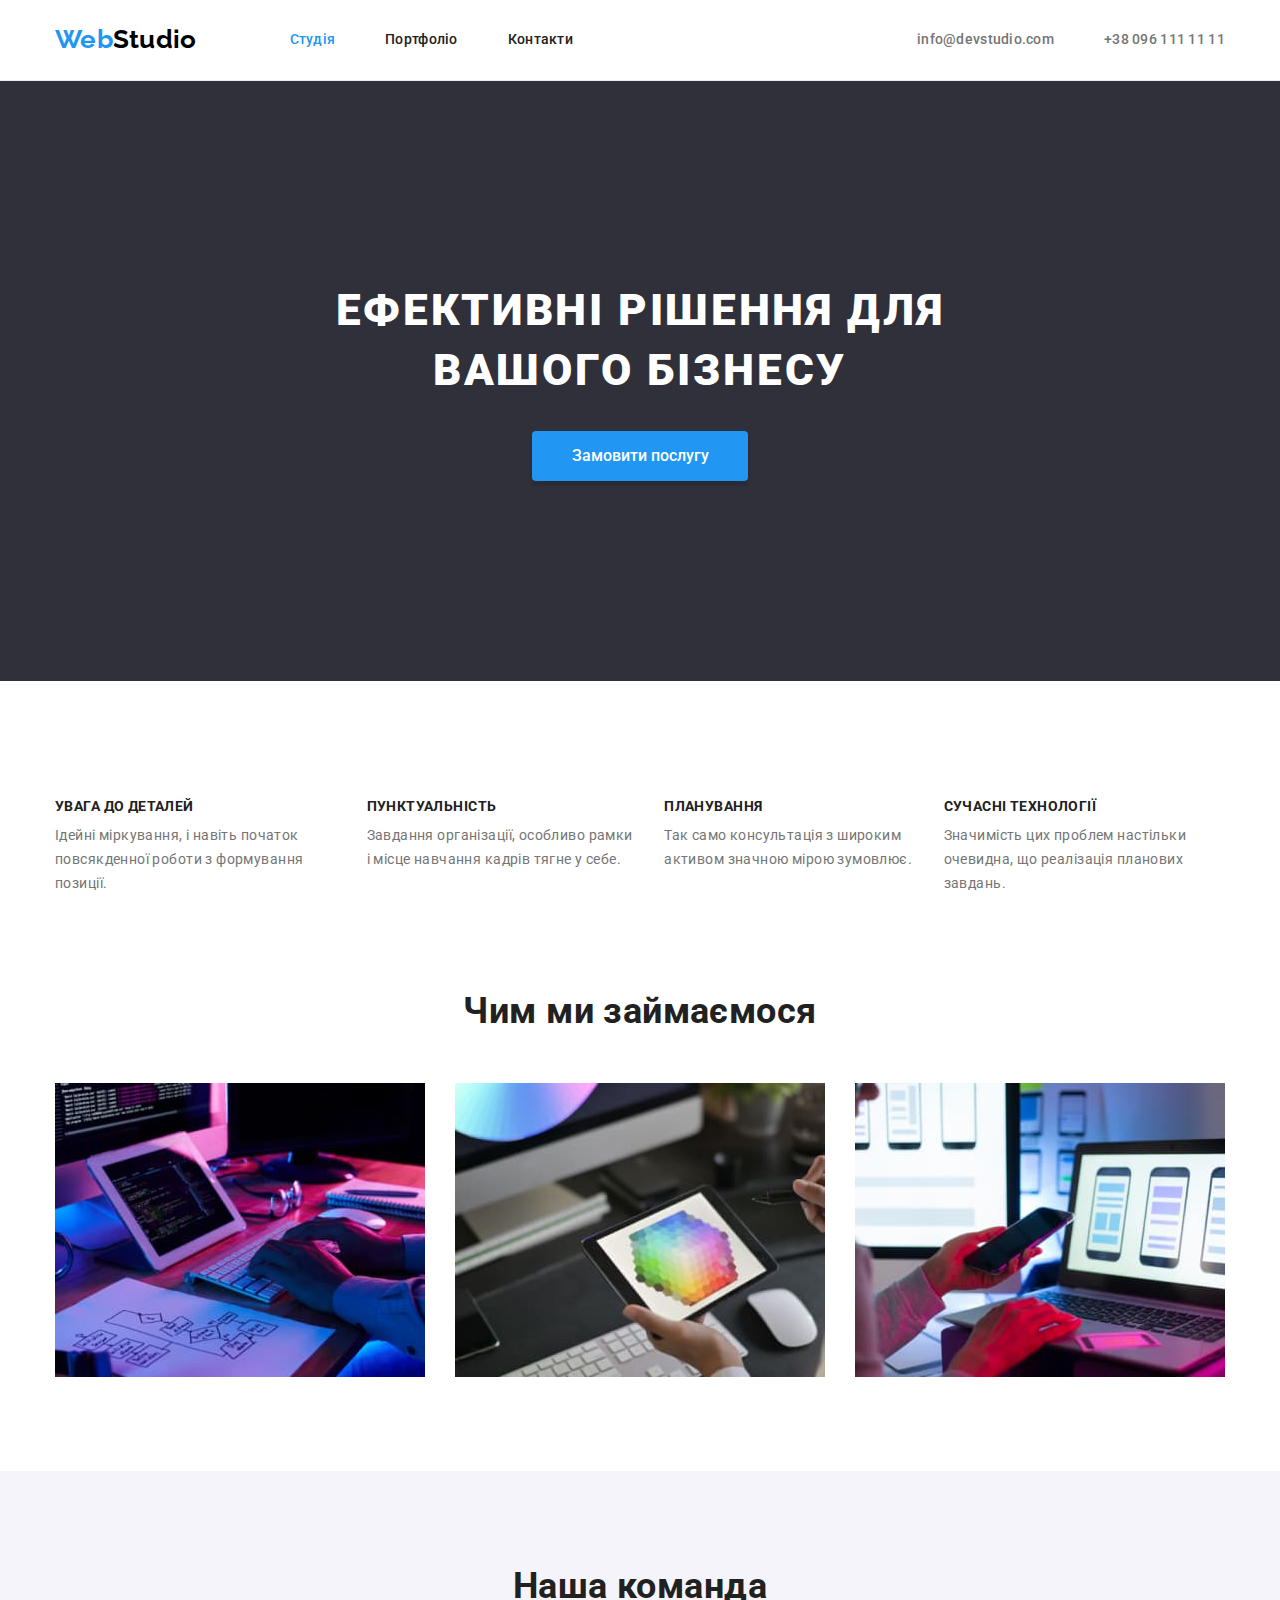
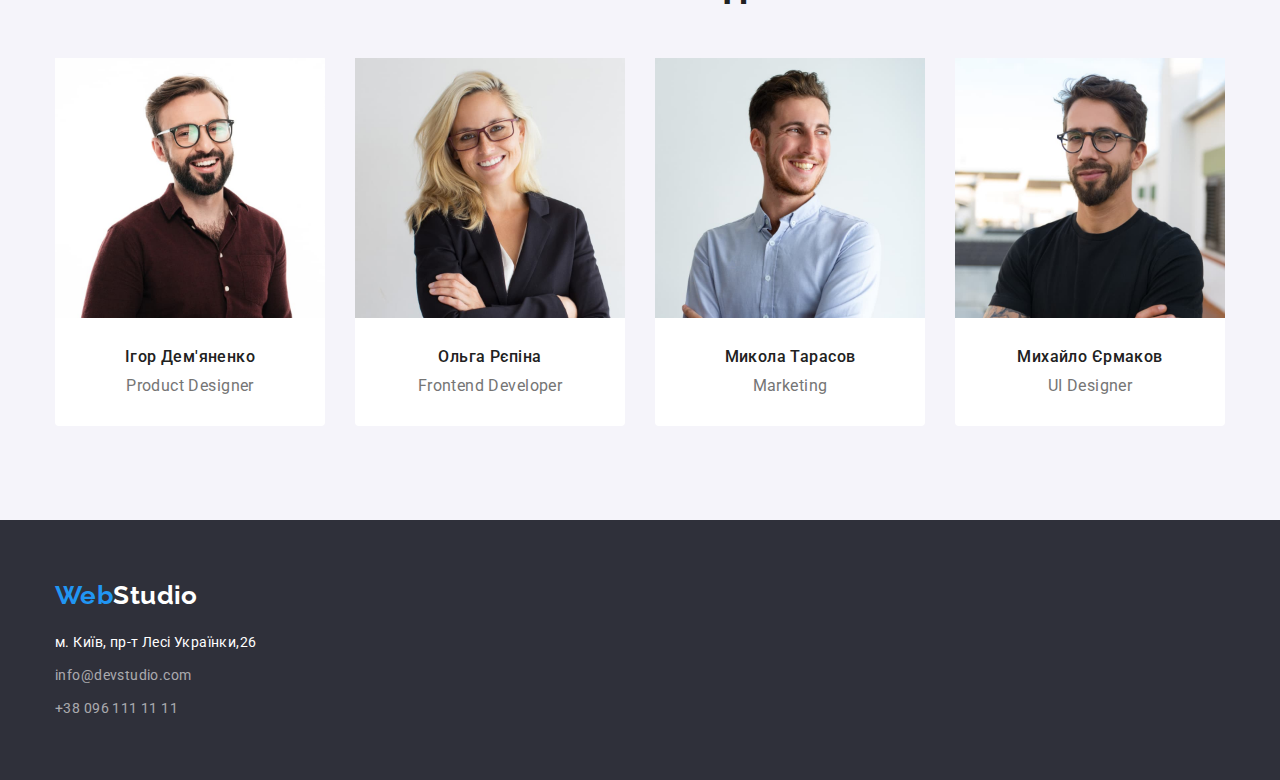
<file: index.html>
<!DOCTYPE html>
<html lang="uk">
  <head>
    <meta charset="UTF-8" />
    <meta http-equiv="X-UA-Compatible" content="IE=edge" />
    <meta name="viewport" content="width=device-width, initial-scale=1.0" />
    <title>Головна</title>
    <link href="https://fonts.googleapis.com/css2?family=Raleway:wght@700&family=Roboto:wght@400;500;700;900&display=swap"
     rel="stylesheet">
     <link rel="stylesheet" href="https://cdnjs.cloudflare.com/ajax/libs/modern-normalize/1.1.0/modern-normalize.min.css">
<link rel="stylesheet" href="./css/styles.css">
  </head>
  <body>
    <!-- header -->
    <header class="border">
      <div class="container link">
      <nav class="item-link">
        <a href="index.html" class="logo">Web<span class="logo-word">Studio</span></a>
        <ul class="header-text">
          <li class="item"><a class="link current" href="./index.html">Студія</a></li>
          <li class="item"><a class="link" href="./portfolio.html">Портфоліо</a></li>
          <li class="item"><a class="link" href="">Контакти</a></li>
        </ul>
      </nav>
        <ul class="link-info-list">
          <li class="item"><a class="link-info" href="mailto:info@devstudio.com">info@devstudio.com</a></li>
          <li class="item"><a class="link-info" href="tel:+380961111111">+38 096 111 11 11</a></li>
        </ul>
      </div>
      </header>
<!-- main -->
    <main>
      <section class="section-first">
        <div class="container">
        <h1 class="main-title">ЕФЕКТИВНІ РІШЕННЯ ДЛЯ ВАШОГО БІЗНЕСУ</h1>
        <button class="blue-button" type="button">Замовити послугу</button>
      </div>
      </section>
<section class="main-text">
  <div class="container">
  <h2 class="hide">Attention</h2>
      <ul class="main-text-styles">
        <li>
          <h3 class="detals-title">УВАГА ДО ДЕТАЛЕЙ</h3>
          <p class="detals-text">
            Ідейні міркування, і навіть початок повсякденної роботи з формування
            позиції.
          </p>
        </li>
        <li>
          <h3 class="detals-title">ПУНКТУАЛЬНІСТЬ</h3>
          <p class="detals-text">
            Завдання організації, особливо рамки і місце навчання кадрів тягне у
            себе.
          </p>
        </li>
        <li>
          <h3 class="detals-title">ПЛАНУВАННЯ</h3>
          <p class="detals-text">Так само консультація з широким активом значною мірою зумовлює.</p>
        </li>

        <li>
          <h3 class="detals-title">СУЧАСНІ ТЕХНОЛОГІЇ</h3>
          <p class="detals-text">
            Значимість цих проблем настільки очевидна, що реалізація планових
            завдань.
          </p>
        </li>
      </ul>
      </div>
   </section>
    <!-- work -->
    <section class="section-photo">
      <div class="container">
      <h2 class="work-team" >Чим ми займаємося</h2>
      <ul class="work-photo">
        <li><img src="./images/img.jpg" alt="технологія" width="370" /></li>
        <li><img src="./images/img1.jpg" alt="технологія" width="370" /></li>
        <li><img src="./images/img2.jpg" alt="технологія" width="370" /></li>
    </ul>
    </div>
    </section>
    <!-- team -->
    <section class="team">
      <div class="container">
      <h2 class="work-team">Наша команда</h2>
      <ul class="work-comand">
     <li class="work-content">   
      <img class="photo" src="./images/photo1.jpg" alt="Product Designer " width="270" />
      <div class="work-styles">
      <h3 class="name">Ігор Дем'яненко</h3>
        <p class="job">Product Designer</p></div></li>
        <li class="work-content">
      <img class="photo" src="./images/photo2.jpg" alt="Frontend Developer" width="270" />
      <div class="work-styles">
      <h3 class="name">Ольга Рєпіна</h3>
        <p class="job">Frontend Developer</p></div></li>
        <li class="work-content">
      <img class="photo" src="./images/photo3.jpg" alt="Marketing" width="270" />
      <div class="work-styles">
      <h3 class="name">Микола Тарасов</h3>
        <p class="job">Marketing</p></div></li>
        <li class="work-content">
      <img class="photo" src="./images/photo4.jpg" alt="Designer" width="270" />
       <div class="work-styles">
      <h3 class="name">Михайло Єрмаков</h3>
        <p class="job">UI Designer</p></div></li>
      </ul>
      </div>
         </section>
  </main>
    <!-- footer -->
    <footer class="footer">
      <div class="container">
       <a href="index.html" class="logo">Web<span class="logo-second">Studio</span></a>
      <address>
      <ul class="footer-styles" > 
       <li class="addres"><a class="addres-city" href=""> м. Київ, пр-т Лесі Українки,26</a></li>
       <li class="addres"><a class="addres-link" href="mailto:info@devstudio.com">info@devstudio.com</a></li>
       <li class="addres"><a class="addres-link" href="tel:+380961111111">+38 096 111 11 11</a></li>
      </ul>
    </address>
    </div>
    </footer>
  </body>
</html>
</file>
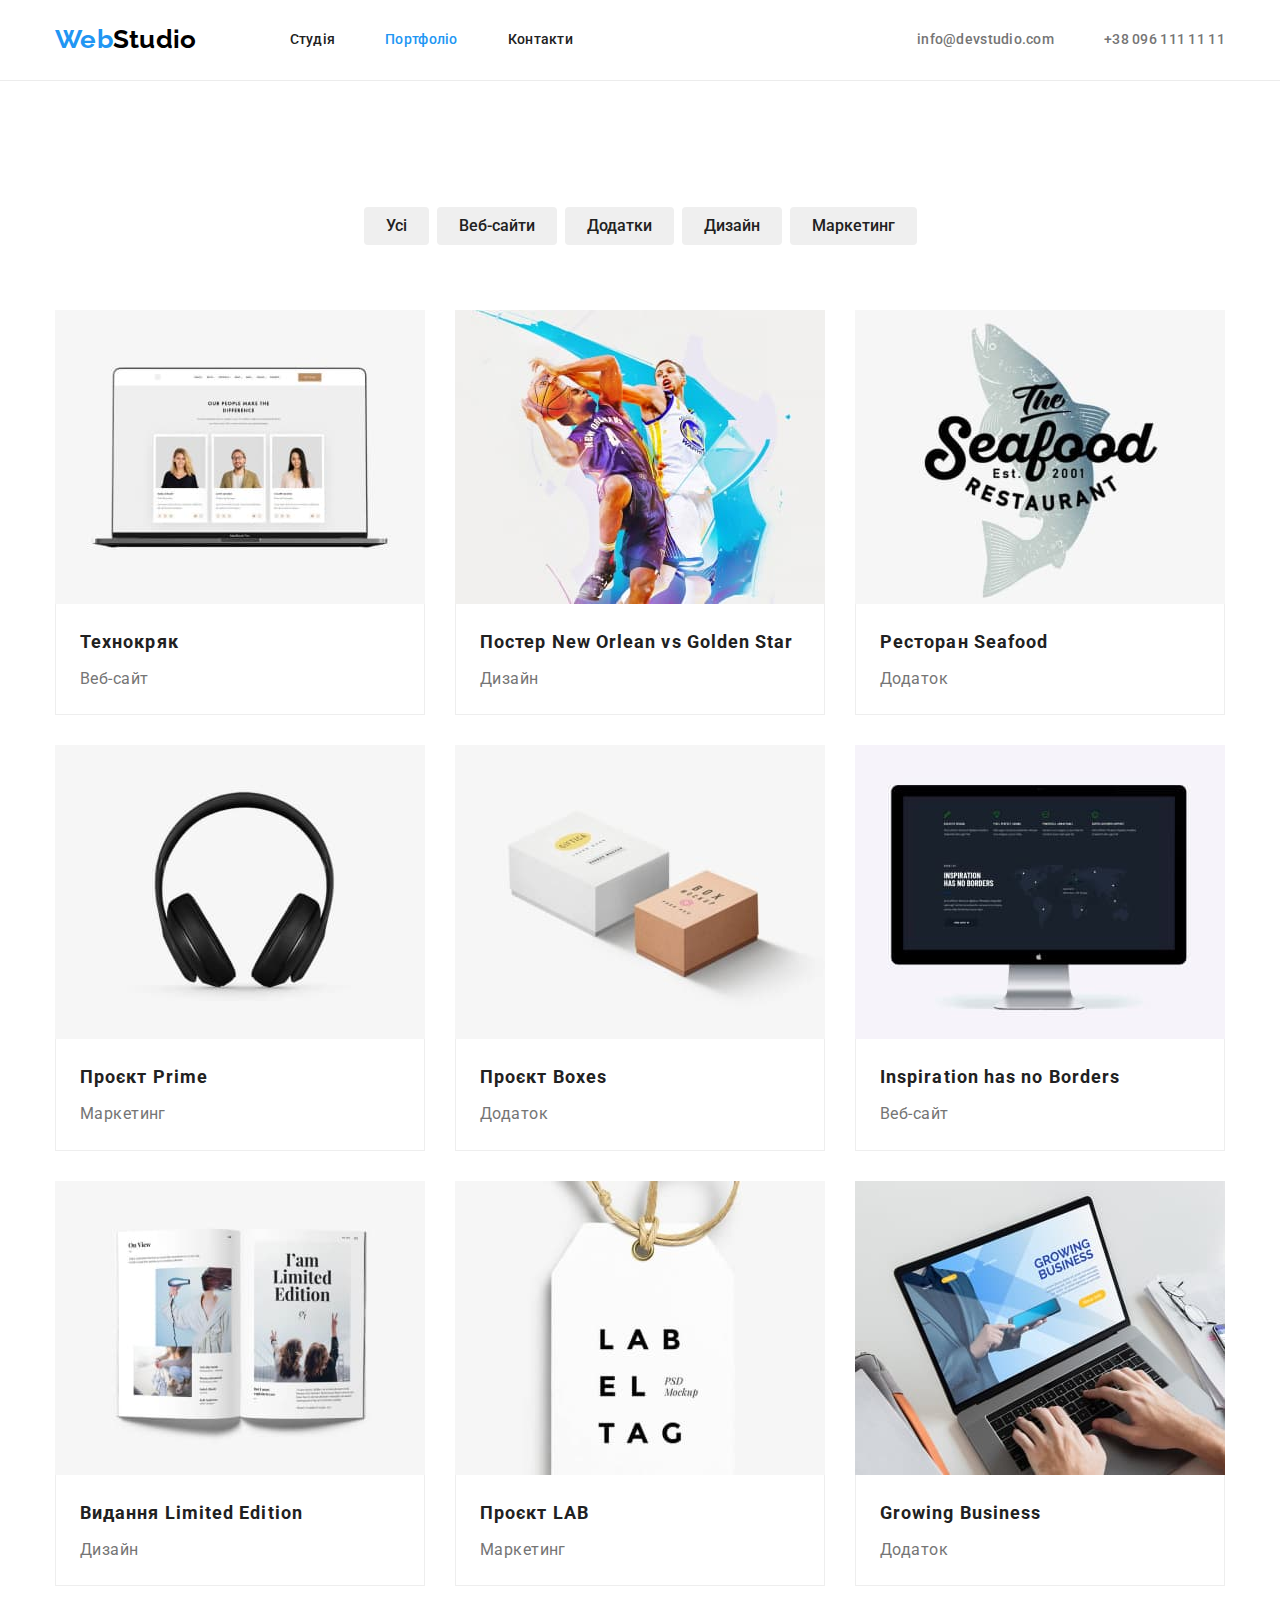
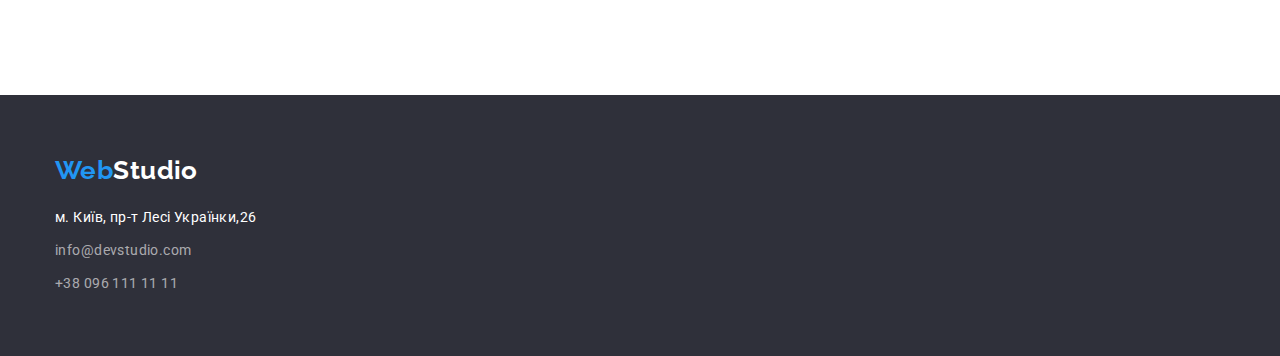
<file: portfolio.html>
<!DOCTYPE html>
<html lang="uk">
<head>
    <meta charset="UTF-8">
    <meta http-equiv="X-UA-Compatible" content="IE=edge">
    <meta name="viewport" content="width=device-width, initial-scale=1.0">
    <title>Портфоліо</title>
    <link 
    rel="stylesheet"
   href="https://fonts.googleapis.com/css2?family=Raleway:wght@700&family=Roboto:wght@400;500;700;900&display=swap">
   <link rel="stylesheet" href="https://cdnjs.cloudflare.com/ajax/libs/modern-normalize/1.1.0/modern-normalize.min.css">
<link rel="stylesheet" href="./css/styles.css">
    </head>
<body>
    <!-- header -->
     <header class="border">
      <div class="container link">
      <nav class="item-link">
        <a href="index.html" class="logo">Web<span class="logo-word">Studio</span></a>
        <ul class="header-text">
          <li class="item"><a class="link" href="./index.html">Студія</a></li>
          <li class="item"><a class="link current" href="./portfolio.html">Портфоліо</a></li>
          <li class="item"><a class="link" href="">Контакти</a></li>
        </ul>
      </nav>
        <ul class="link-info-list">
          <li class="item"><a class="link-info" href="mailto:info@devstudio.com">info@devstudio.com</a></li>
          <li class="item"><a class="link-info" href="tel:+380961111111">+38 096 111 11 11</a></li>
        </ul>
        </div>
      </header>
      <!-- main -->
        <main>
          <section>
           <div class="container">
      <h1 class="hide">Content</h1>
       <ul class="btn">
        <li class="btn-info"><button type="button">Усі</button></li>
        <li class="btn-info"><button type="button">Веб-сайти</button></li>
        <li class="btn-info"><button type="button">Додатки</button></li>
        <li class="btn-info"><button type="button">Дизайн</button></li>
        <li class="btn-info"><button type="button">Маркетинг</button></li>
      </ul>
         <ul class="portfolio-content">
        <li> <img src="./images/imgp1.jpg" alt="" width="370">
        <div class="post-styles">
          <h2 class="post-title">Технокряк</h2> 
        <p class="post-text">Веб-сайт</p></div>
    </li>
        <li> <img src="./images/imgp2.jpg" alt="" width="370">
        <div class="post-styles">
          <h2 class="post-title">Постер New Orlean vs Golden Star</h2> 
        <p class="post-text">Дизайн</p></div>
    </li>
        <li> <img src="./images/imgp3.jpg" alt="" width="370">
        <div class="post-styles">
          <h2 class="post-title">Ресторан Seafood</h2> 
        <p class="post-text">Додаток</p></div>
    </li>
        <li> <img src="./images/imgp4.jpg" alt="" width="370">
        <div class="post-styles">
          <h2 class="post-title">Проєкт Prime</h2> 
        <p class="post-text">Маркетинг</p></div>
    </li>
        <li> <img src="./images/imgp5.jpg" alt="" width="370">
        <div class="post-styles">
          <h2 class="post-title">Проєкт Boxes</h2> 
        <p class="post-text">Додаток</p></div>
    </li>
        <li > <img src="./images/imgp6.jpg" alt="" width="370">
        <div class="post-styles">
          <h2 class="post-title">Inspiration has no Borders</h2> 
        <p class="post-text">Веб-сайт</p></div>
    </li>
        <li> <img src="./images/imgp7.jpg" alt="" width="370">
        <div class="post-styles">
          <h2 class="post-title">Видання Limited Edition</h2> 
        <p class="post-text">Дизайн</p></div>
    </li>
        <li> <img src="./images/imgp8.jpg" alt="" width="370">
        <div class="post-styles">
          <h2 class="post-title">Проєкт LAB</h2> 
        <p class="post-text">Маркетинг</p></div>
    </li>
        <li> <img src="./images/imgp9.jpg" alt="" width="370">
        <div class="post-styles">
          <h2 class="post-title">Growing Business</h2> 
        <p class="post-text">Додаток</p></div>
    </li>
    </ul>
    </div>
    </section>
  </main>
        <!-- footer -->
      <footer>
        <div class="container footer">
        <a href="index.html" class="logo">Web<span class="logo-second">Studio</span></a>
      <address> 
       <ul class="footer-styles"> 
       <li class="addres"><a class="addres-city" href=""> м. Київ, пр-т Лесі Українки,26</a></li>
       <li class="addres"><a class="addres-link" href="mailto:info@devstudio.com">info@devstudio.com</a> </li>
       <li class="addres"><a class="addres-link" href="tel:+380961111111">+38 096 111 11 11</a></li>
      </ul>
    </address>
    </div>
    </footer>
</body>
</html>
</file>
<file: css/styles.css>
:root {
    --title-text-color: #212121;
    --accent-color: #2196F3;
    --primary-white-color: #ffffff;
    --text-color: #757575;
    --background-color-black: #2F303A;}

body {background-color: var(--primary-white-color);
    color: var(--title-text-color);
    font-family: Roboto, sans-serif;
    letter-spacing: 0.03em;
    font-size:14px ;}
ul{list-style: none;
padding-left: 0;}

.container{width: 1200px;
margin: 0 auto;
padding: 0 15px;}
h1,h2,h3,p,ul,a,li{margin-top: 0; margin-bottom: 0;}

section{padding-top: 94px;
padding-bottom: 94px;}
.hide{visibility: hidden;}
img {
    display: block;
    max-height: 100%;
    height: auto;}
/* logo */
.logo{
    font-family: Raleway,sans-serif;
    font-weight: 700;
font-size: 26px;
line-height: 1.2;

color: var(--accent-color);
text-decoration: none;

margin-right: 93px;}

.logo-word{color: #000000;}
/* head */

.link{
    font-weight: 500;
font-size: 14px;
line-height: 1.1;
letter-spacing: 0.02em;

    color: var(--title-text-color);
text-decoration: none;}

.link:focus,
.link:hover{
    color: var(--accent-color);
    font-weight: 500;
font-size: 14px;
line-height: 1.1;
letter-spacing: 0.02em;}

.link-info{
    font-weight: 500;
font-size: 14px;
line-height: 1.1;
letter-spacing: 0.02em;
    color: var(--text-color);
    text-decoration: none;

    display: flex;}
    .link-info:focus,
.link-info:hover{
    font-weight: 500;
font-size: 14px;
line-height: 1.1;
letter-spacing: 0.02em;
    color: var(--accent-color);}

.link.current{color: var(--accent-color);}

.border{border-bottom: 1px solid #ECECEC;
padding-top: 24px;
padding-bottom: 25px;}

.header-text{display: flex;}
.header-text .item + .item {margin-left: 50px;}
.link-info-list{display: flex;
margin-left: 344px;}
.link-info-list .item + .item{margin-left: 50px;}
.container.link {display: flex;}
 .item-link{display: flex;}
/* hero */
.section-first{text-align: center;
    background-color:var(--background-color-black) ;
padding-top: 200px;
padding-bottom: 200px;}

.container.link{align-items: center;}
.container.link .item-link{align-items: center;}
/* main */
.main-text-styles{display: flex;}
.main-text-styles li+li{margin-left: 30px;}
.main-title{
font-weight: 900;
font-size: 44px;
line-height: 1.36;
letter-spacing: 0.06em;

text-transform: uppercase;
color:var(--primary-white-color);

margin-bottom: 30px;
max-width: 696px;
margin-left: auto;margin-right: auto;}
   .detals-title{
font-size: 14px;
line-height: 1.1;

text-transform: uppercase;
color: #212121;
margin-bottom: 10px;}

.detals-text{font-size: 14px;
    line-height: 1.7;
     color: var(--text-color)}
     .work-photo{display: flex;}
         .work-photo li+li{margin-left: 30px;}
/* button */

.blue-button{font-family: inherit;
    color: var(--primary-white-color);
    background-color: var(--accent-color);
     width: 216px;
height: 50px;
background: #2196F3;
box-shadow: 0px 4px 4px rgba(0, 0, 0, 0.15);
border-radius: 4px;
letter-spacing: 0.06;}

button{
    font-weight: 500;
font-size: 16px;
line-height: 1.6;
text-align: center;

color: var(--title-text-color);
cursor: pointer;
padding: 6px 22px;
border: 0;
border-radius: 4px;}

button:hover,
button:focus{
    color: var(--primary-white-color);
    background-color: var(--accent-color);}

.btn{margin-bottom: 50px;
display: flex;
justify-content: center;;}

.btn .btn-info+.btn-info{margin-left: 8px;}
/* section team */

.team{background-color: #F5F4FA;}


.work-team{ font-size: 36px;
    line-height: 1.2;
text-align: center;
margin-bottom: 50px;}


.name{font-weight: 500;
    font-size: 16px;
    line-height: 1.18;
    margin-bottom: 10px;}

.job{font-size: 16px;
    line-height: 1.18;
color:var(--text-color)}

.work-comand{display: flex;}

.work-comand .work-content+.work-content{margin-left: 30px;}

 .work-content{text-align: center;}
 .section-photo{padding-top: 0;}
 .work-styles{padding-top: 30px;
padding-bottom: 30px;
background-color: var(--primary-white-color);
border-bottom-left-radius: 4px;
border-bottom-right-radius: 4px;}
/* portfolio */
.post-title{
    font-weight: 700;
font-size: 18px;
line-height: 2;
letter-spacing: 0.06em;

margin-bottom: 4px;}

.post-text{ font-size: 16px;
    line-height: 1.9;
color: var(--text-color);}
.portfolio-content{display: flex;
flex-wrap: wrap;
margin-left: -15px;
margin-right: -15px;}
.portfolio-content li{margin: 15px;}
.post-styles{padding: 20px 24px;
    border: 1px solid #EEEEEE;
border-top: 0;}
/* footer */
footer{background-color: var(--background-color-black);
padding-top: 60px;
padding-bottom: 60px;}

.logo-second{color: var(--primary-white-color);
}
.addres-city {text-decoration: none;
    font-style: normal;
    font-size: 14px;
    line-height: 1.7;
    color: var(--primary-white-color);
    }
    .logo.addres{margin-bottom: 20px;}

.addres-link{text-decoration: none;
    font-style: normal;
        font-size: 14px;
        line-height: 1.7;
     color: rgba(255, 255, 255, 0.6);

}
.addres {margin-top: 9px;}

.addres:first-of-type {
    margin-top: 20px;
}


.addres-link:hover,
.addres-link:focus{
    color: var(--accent-color);}
</file>
